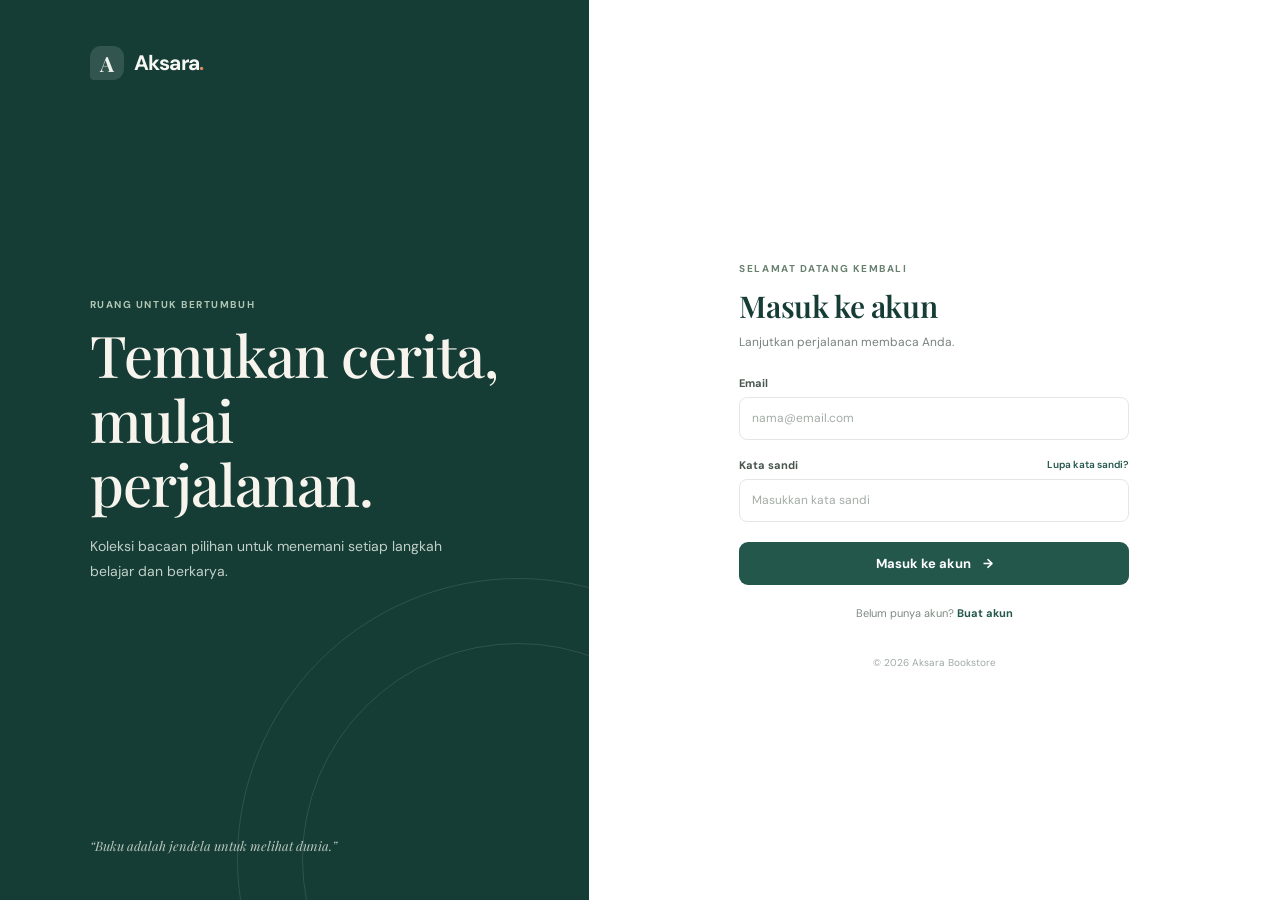
<file: tugas-uts-web1/index.html>
<!DOCTYPE html>
<html lang="id">
<head>
    <meta charset="UTF-8">
    <meta name="viewport" content="width=device-width, initial-scale=1">
    <meta name="theme-color" content="#153c35">
    <title>Masuk | Aksara</title>
    <link rel="stylesheet" href="css/style.css">
</head>
<body class="login-page">
    <main class="login-layout">
        <section class="login-intro">
            <a class="brand brand-light" href="index.html"><span class="brand-mark">A</span><span>Aksara<span class="brand-dot">.</span></span></a>
            <div class="intro-copy">
                <span class="eyebrow">RUANG UNTUK BERTUMBUH</span>
                <h1>Temukan cerita,<br>mulai perjalanan.</h1>
                <p>Koleksi bacaan pilihan untuk menemani setiap langkah belajar dan berkarya.</p>
            </div>
            <div class="intro-note">“Buku adalah jendela untuk melihat dunia.”</div>
        </section>

        <section class="login-panel">
            <div class="mobile-brand"><a class="brand" href="index.html"><span class="brand-mark">A</span><span>Aksara<span class="brand-dot">.</span></span></a></div>
            <div class="login-card">
                <span class="eyebrow">SELAMAT DATANG KEMBALI</span>
                <h2>Masuk ke akun</h2>
                <p class="muted">Lanjutkan perjalanan membaca Anda.</p>
                <form onsubmit="handleLogin(event)" class="form-stack">
                    <div class="form-group">
                        <label for="email">Email</label>
                        <input type="email" id="email" autocomplete="username" required placeholder="nama@email.com">
                    </div>
                    <div class="form-group">
                        <div class="label-row"><label for="password">Kata sandi</label><a href="#" onclick="openModal('modal-lupa'); return false;">Lupa kata sandi?</a></div>
                        <input type="password" id="password" autocomplete="current-password" required placeholder="Masukkan kata sandi">
                    </div>
                    <p id="login-message" class="form-message" role="status"></p>
                    <button type="submit" class="btn btn-block">Masuk ke akun <span aria-hidden="true">→</span></button>
                </form>
                <p class="signup-prompt">Belum punya akun? <a href="#" onclick="openModal('modal-daftar'); return false;">Buat akun</a></p>
            </div>
            <p class="copyright">© 2026 Aksara Bookstore</p>
        </section>
    </main>

    <div id="modal-lupa" class="modal" role="dialog" aria-modal="true" aria-labelledby="reset-title">
        <div class="modal-content">
            <button type="button" class="close-btn" aria-label="Tutup" onclick="closeModal('modal-lupa')">&times;</button>
            <span class="eyebrow">BANTUAN AKUN</span>
            <h3 id="reset-title">Lupa kata sandi?</h3>
            <p class="muted modal-lead">Masukkan email akun Anda untuk memeriksa informasi pemulihan.</p>
            <form onsubmit="handlePasswordReset(event)" class="form-stack">
                <div class="form-group"><label for="reset-email">Email</label><input id="reset-email" type="email" required placeholder="nama@email.com"></div>
                <p id="reset-message" class="form-message" role="status"></p>
                <button class="btn" type="submit">Periksa email</button>
            </form>
        </div>
    </div>

    <div id="modal-daftar" class="modal" role="dialog" aria-modal="true" aria-labelledby="register-title">
        <div class="modal-content">
            <button type="button" class="close-btn" aria-label="Tutup" onclick="closeModal('modal-daftar')">&times;</button>
            <span class="eyebrow">MULAI MEMBACA</span>
            <h3 id="register-title">Buat akun baru</h3>
            <form id="register-form" onsubmit="handleRegister(event)" class="form-stack modal-form">
                <div class="form-group"><label for="register-name">Nama lengkap</label><input id="register-name" type="text" required autocomplete="name" placeholder="Nama Anda"></div>
                <div class="form-group"><label for="register-email">Email</label><input id="register-email" type="email" required autocomplete="email" placeholder="nama@email.com"></div>
                <div class="form-group"><label for="register-password">Kata sandi</label><input id="register-password" type="password" required minlength="6" autocomplete="new-password" placeholder="Minimal 6 karakter"></div>
                <p id="register-message" class="form-message" role="status"></p>
                <button class="btn" type="submit">Daftar sekarang</button>
            </form>
        </div>
    </div>

    <script src="js/data.js"></script>
    <script src="js/script.js"></script>
</body>
</html>
</file>
<file: tugas-uts-web1/css/style.css>
@import url("https://fonts.googleapis.com/css2?family=DM+Sans:wght@400;500;600;700&family=Playfair+Display:wght@500;600;700&display=swap");

:root {
    font-family: "DM Sans", "Segoe UI", sans-serif;
    color: #23332f;
    background: #f7f8f5;
    font-synthesis: none;
    text-rendering: optimizeLegibility;
    --green: #24574b;
    --green-dark: #153c35;
    --green-soft: #eaf1ec;
    --ink: #23332f;
    --muted: #78827d;
    --line: #e7ebe6;
    --paper: #fff;
    --peach: #f7e6d9;
    --shadow: 0 18px 50px rgba(29, 55, 45, 0.07);
}

* { box-sizing: border-box; }

body {
    min-width: 320px;
    min-height: 100vh;
    margin: 0;
    background: #f7f8f5;
    color: var(--ink);
}

button, input, select, textarea { font: inherit; }
button, a { -webkit-tap-highlight-color: transparent; }
a { color: var(--green); text-decoration: none; }
a:hover { color: #163d34; }
button { cursor: pointer; }

.site-header {
    position: sticky;
    z-index: 5;
    top: 0;
    display: flex;
    height: 76px;
    align-items: center;
    justify-content: space-between;
    gap: 30px;
    padding: 0 max(calc((100vw - 1180px) / 2), 5.5vw);
    border-bottom: 1px solid rgba(226, 232, 226, .8);
    background: rgba(255, 255, 255, .94);
    backdrop-filter: blur(12px);
}

.brand {
    display: inline-flex;
    flex-shrink: 0;
    align-items: center;
    gap: 10px;
    color: var(--green-dark);
    font-size: 21px;
    font-weight: 700;
    letter-spacing: -.7px;
}

.brand:hover { color: var(--green-dark); }
.brand-mark {
    display: grid;
    width: 34px;
    height: 34px;
    place-items: center;
    border-radius: 11px 11px 11px 4px;
    background: #e7eee8;
    color: var(--green);
    font-family: "Playfair Display", Georgia, serif;
    font-size: 21px;
    font-weight: 700;
}
.brand-dot { color: #d78c63; }

.main-nav { display: flex; height: 100%; align-items: center; gap: 34px; }
.main-nav a {
    position: relative;
    display: grid;
    height: 100%;
    align-items: center;
    color: #747f79;
    font-size: 13px;
    font-weight: 600;
    transition: color .2s ease;
}
.main-nav a:hover, .main-nav a.active { color: var(--green-dark); }
.main-nav a.active::after {
    position: absolute;
    right: 0;
    bottom: 0;
    left: 0;
    height: 2px;
    background: #5e8a70;
    content: "";
}

.nav-logout {
    padding: 9px 13px;
    border: 1px solid var(--line);
    border-radius: 9px;
    background: #fff;
    color: #5e6a64;
    font-size: 12px;
    font-weight: 600;
}
.nav-logout:hover { border-color: #b7c8bb; color: var(--green-dark); }

.page-shell { width: min(1120px, calc(100% - 48px)); margin: 40px auto 0; }
.narrow-shell { width: min(920px, calc(100% - 48px)); }

.welcome-banner {
    position: relative;
    display: flex;
    min-height: 290px;
    align-items: center;
    justify-content: space-between;
    overflow: hidden;
    padding: 46px 62px;
    border-radius: 19px;
    background: #e9f0e9;
}
.welcome-banner::before {
    position: absolute;
    top: -150px;
    right: 90px;
    width: 390px;
    height: 390px;
    border: 1px solid rgba(79, 118, 91, .11);
    border-radius: 50%;
    content: "";
}
.welcome-banner::after {
    position: absolute;
    top: -95px;
    right: 145px;
    width: 280px;
    height: 280px;
    border: 1px solid rgba(79, 118, 91, .12);
    border-radius: 50%;
    content: "";
}
.welcome-banner > div:first-child { position: relative; z-index: 1; max-width: 570px; }
.eyebrow {
    display: block;
    margin-bottom: 11px;
    color: #68816f;
    font-size: 10px;
    font-weight: 700;
    letter-spacing: 1.55px;
}
.welcome-banner h1, .page-heading h1 {
    margin: 0;
    color: var(--green-dark);
    font-family: "Playfair Display", Georgia, serif;
    font-size: clamp(32px, 4vw, 45px);
    font-weight: 600;
    letter-spacing: -.9px;
    line-height: 1.16;
}
.welcome-banner p { margin: 12px 0 22px; color: #697871; font-size: 14px; }
.banner-art { position: relative; z-index: 1; width: 260px; height: 190px; flex-shrink: 0; }
.book-shape { position: absolute; bottom: 11px; display: block; width: 113px; height: 148px; border-radius: 6px 12px 12px 5px; box-shadow: 13px 15px 25px rgba(42, 69, 53, .16); }
.book-shape-back { right: 102px; transform: rotate(-12deg); background: #c78663; }
.book-shape-front { right: 38px; width: 120px; height: 166px; transform: rotate(9deg); background: #537662; }
.book-shape-front::before, .book-shape-back::before { position: absolute; top: 17px; bottom: 17px; left: 13px; width: 2px; background: rgba(255, 255, 255, .35); content: ""; }
.book-shape-front::after { position: absolute; top: 60px; right: 17px; left: 28px; height: 36px; border-top: 1px solid rgba(255, 255, 255, .65); border-bottom: 1px solid rgba(255, 255, 255, .65); content: ""; }
.art-sparkle { position: absolute; top: 12px; right: 24px; color: #c78663; font-size: 30px; }

.btn {
    display: inline-flex;
    min-height: 43px;
    align-items: center;
    justify-content: center;
    gap: 12px;
    padding: 0 18px;
    border: 0;
    border-radius: 9px;
    background: var(--green);
    color: white;
    font-size: 13px;
    font-weight: 700;
    transition: background .2s ease, transform .2s ease, box-shadow .2s ease;
}
.btn:hover { transform: translateY(-1px); background: var(--green-dark); box-shadow: 0 7px 16px rgba(36, 87, 75, .16); color: #fff; }
.btn-light { background: #fff; color: var(--green-dark); }
.btn-light:hover { background: #f7faf6; color: var(--green-dark); }
.btn-block { width: 100%; }

.summary-grid { display: grid; grid-template-columns: repeat(3, 1fr); gap: 17px; margin-top: 22px; }
.summary-card {
    display: flex;
    min-height: 100px;
    align-items: center;
    gap: 15px;
    padding: 19px 22px;
    border: 1px solid #edf0ec;
    border-radius: 13px;
    background: var(--paper);
}
.summary-card > div { display: grid; gap: 5px; }
.summary-icon, .service-icon {
    display: grid;
    width: 43px;
    height: 43px;
    flex-shrink: 0;
    place-items: center;
    border-radius: 12px;
    background: #eaf1ec;
    color: #4a755c;
    font-size: 20px;
}
.summary-icon-warm, .icon-peach { background: #fbefe6; color: #ba7954; }
.summary-icon-soft, .icon-blue { background: #edf0f5; color: #6a7e9e; }
.summary-label { color: var(--muted); font-size: 11px; }
.summary-card strong { color: var(--green-dark); font-size: 20px; font-weight: 700; }

.section-block { margin-top: 43px; }
.section-heading { display: flex; align-items: end; justify-content: space-between; gap: 20px; margin-bottom: 17px; }
.section-heading .eyebrow { margin-bottom: 6px; }
.section-heading h2, .catalog-caption h2 { margin: 0; color: var(--ink); font-family: "Playfair Display", Georgia, serif; font-size: 24px; font-weight: 600; }
.menu-grid { display: grid; grid-template-columns: repeat(3, 1fr); gap: 17px; }
.service-card {
    position: relative;
    min-height: 174px;
    padding: 20px;
    border: 1px solid #edf0ec;
    border-radius: 13px;
    background: #fff;
    transition: transform .2s ease, box-shadow .2s ease, border-color .2s ease;
}
.service-card:hover { transform: translateY(-3px); border-color: #dce7dc; box-shadow: var(--shadow); color: var(--ink); }
.service-icon { width: 39px; height: 39px; font-size: 18px; }
.service-arrow { position: absolute; top: 23px; right: 22px; color: #99a59d; }
.service-card h3 { margin: 18px 0 5px; color: var(--ink); font-size: 15px; }
.service-card p { margin: 0; color: var(--muted); font-size: 12px; line-height: 1.6; }
.history-section { margin-top: 43px; }
.text-link { font-size: 12px; font-weight: 700; }
.text-link span { padding-left: 4px; }

.table-wrap { overflow-x: auto; border: 1px solid #edf0ec; border-radius: 12px; background: white; }
table { width: 100%; border-collapse: collapse; text-align: left; }
th { padding: 14px 18px; background: #f7f9f6; color: #78827d; font-size: 10px; font-weight: 700; letter-spacing: .45px; text-transform: uppercase; white-space: nowrap; }
td { padding: 15px 18px; border-top: 1px solid #eff1ee; color: #46534d; font-size: 12px; }
td strong { color: var(--ink); font-size: 12px; font-weight: 600; }
.table-subtitle { display: block; margin-top: 4px; color: #9aa39d; font-size: 10px; }
.table-number { color: #97a39a; font-size: 11px; }
.stock-badge, .status-badge { display: inline-flex; align-items: center; padding: 6px 9px; border-radius: 99px; background: #edf4ee; color: #497451; font-size: 10px; font-weight: 700; white-space: nowrap; }
.stock-low { background: #fff2e8; color: #b86f3e; }
.status-badge { padding: 7px 11px; background: #edf4ee; }
.empty-table { padding: 28px; color: var(--muted); text-align: center; }
.site-footer { display: flex; justify-content: space-between; gap: 14px; padding: 28px 0 23px; color: #909b94; font-size: 11px; }
.site-footer > span:first-child { color: var(--green); font-size: 13px; font-weight: 700; }

.page-heading { margin: 12px 0 26px; }
.page-heading .eyebrow { margin-top: 20px; }
.page-heading h1 { font-size: clamp(32px, 4vw, 40px); }
.page-heading p { margin: 10px 0 0; color: var(--muted); font-size: 13px; }
.page-heading-row { display: flex; align-items: end; justify-content: space-between; gap: 24px; }
.page-heading-row .btn { margin-bottom: 3px; }
.back-link { display: inline-block; color: #7b8980; font-size: 11px; font-weight: 600; }
.back-link:hover { color: var(--green); }
.catalog-card { overflow: hidden; border: 1px solid #edf0ec; border-radius: 14px; background: white; box-shadow: 0 6px 20px rgba(30, 55, 44, .025); }
.catalog-caption { display: flex; align-items: center; justify-content: space-between; gap: 14px; padding: 21px 22px; }
.catalog-caption h2 { font-size: 17px; }
.catalog-caption p { margin: 5px 0 0; color: var(--muted); font-size: 11px; }
.catalog-card .table-wrap { border: 0; border-top: 1px solid #edf0ec; border-radius: 0; }
.catalog-card table { min-width: 690px; }
.book-cell { display: flex; min-width: 245px; align-items: center; gap: 13px; }
.book-cover { display: block; width: 48px; height: 66px; flex-shrink: 0; border: 1px solid #edf0ec; border-radius: 5px; background: #f7f8f5; object-fit: cover; box-shadow: 0 3px 8px rgba(30, 55, 44, .1); }

.order-layout { display: grid; grid-template-columns: 1.05fr .95fr; align-items: start; gap: 18px; }
.form-card { padding: 24px; border: 1px solid #edf0ec; border-radius: 14px; background: white; box-shadow: 0 6px 20px rgba(30, 55, 44, .025); }
.form-card-heading { display: flex; align-items: flex-start; gap: 13px; margin-bottom: 23px; }
.step-number { display: grid; width: 32px; height: 32px; flex-shrink: 0; place-items: center; border-radius: 10px; background: #edf3ee; color: var(--green); font-size: 11px; font-weight: 700; }
.form-card-heading h2 { margin: 2px 0 4px; font-size: 15px; }
.form-card-heading p { margin: 0; color: var(--muted); font-size: 11px; }
.form-group { margin-bottom: 16px; }
.form-group label, .tracking-search > label { display: block; margin-bottom: 7px; color: #47554d; font-size: 11px; font-weight: 700; }
.form-group input, .form-group select, .form-group textarea, .search-row input {
    width: 100%;
    min-height: 43px;
    padding: 10px 12px;
    border: 1px solid #e3e8e2;
    border-radius: 8px;
    outline: none;
    background: #fff;
    color: #34443b;
    font-size: 12px;
    transition: border-color .15s ease, box-shadow .15s ease;
}
.form-group textarea { min-height: 82px; resize: vertical; }
.form-group input:focus, .form-group select:focus, .form-group textarea:focus, .search-row input:focus { border-color: #8cae95; box-shadow: 0 0 0 3px rgba(91, 135, 101, .1); }
input::placeholder, textarea::placeholder { color: #a3aca6; }
.total-box { display: flex; align-items: center; justify-content: space-between; gap: 16px; margin: 7px 0 17px; padding: 16px; border: 1px solid #e8eee8; border-radius: 10px; background: #f7faf7; }
.total-box span { color: #78827d; font-size: 11px; }
.total-box strong { color: var(--green-dark); font-size: 17px; }
.secure-note { margin: 12px 0 0; color: #97a19a; font-size: 10px; line-height: 1.6; text-align: center; }
.form-message { min-height: 0; margin: 0; color: #b85e4b; font-size: 11px; line-height: 1.5; }
.form-message:not(:empty) { margin: 0 0 10px; }

.tracking-search { padding: 22px; border: 1px solid #edf0ec; border-radius: 13px; background: #fff; box-shadow: 0 6px 20px rgba(30, 55, 44, .025); }
.search-row { display: flex; gap: 10px; }
.search-row input { flex: 1; }
.tracking-result { margin-top: 20px; }
.empty-state { padding: 22px; border: 1px dashed #dfe6df; border-radius: 12px; background: #fff; color: #7d8981; font-size: 12px; text-align: center; }
.tracking-card { padding: 23px; border: 1px solid #edf0ec; border-radius: 13px; background: #fff; }
.tracking-heading { display: flex; align-items: center; justify-content: space-between; gap: 16px; }
.tracking-heading .eyebrow { margin: 0 0 4px; font-size: 9px; }
.tracking-heading h3 { margin: 0; color: var(--green-dark); font-family: "Playfair Display", Georgia, serif; font-size: 23px; }
.progress-container { height: 5px; overflow: hidden; margin: 20px 0; border-radius: 10px; background: #ecf0ec; }
.progress-bar { height: 100%; border-radius: inherit; background: linear-gradient(90deg, #5c8969, #9fb99f); transition: width .3s ease; }
.tracking-details { display: grid; grid-template-columns: repeat(3, 1fr); gap: 15px; padding: 17px 0; border-top: 1px solid #eff1ee; border-bottom: 1px solid #eff1ee; }
.tracking-details div { display: grid; gap: 5px; }
.tracking-details span { color: #929d95; font-size: 10px; }
.tracking-details strong { color: #45554c; font-size: 11px; }
.timeline-title { margin: 20px 0 15px; font-size: 13px; }
.timeline { margin: 0; padding: 0; list-style: none; }
.timeline li { position: relative; display: flex; gap: 12px; padding-bottom: 20px; }
.timeline li:not(:last-child)::before { position: absolute; top: 12px; bottom: 0; left: 4px; width: 1px; background: #e4ebe4; content: ""; }
.timeline-dot { z-index: 1; width: 9px; height: 9px; flex-shrink: 0; margin-top: 3px; border: 2px solid #6c9775; border-radius: 50%; background: #fff; }
.timeline li div { display: grid; gap: 5px; }
.timeline li strong { color: #4d5b53; font-size: 11px; font-weight: 500; line-height: 1.5; }
.timeline time { color: #9aa39d; font-size: 10px; }

.login-page { background: #fff; }
.login-layout { display: grid; min-height: 100vh; grid-template-columns: minmax(320px, .92fr) 1.08fr; }
.login-intro { position: relative; display: flex; min-height: 100vh; flex-direction: column; justify-content: space-between; overflow: hidden; padding: 46px clamp(35px, 7vw, 105px); background: var(--green-dark); color: white; }
.login-intro::before { position: absolute; right: -210px; bottom: -240px; width: 560px; height: 560px; border: 1px solid rgba(234, 241, 236, .12); border-radius: 50%; content: ""; }
.login-intro::after { position: absolute; right: -145px; bottom: -175px; width: 430px; height: 430px; border: 1px solid rgba(234, 241, 236, .12); border-radius: 50%; content: ""; }
.brand-light { position: relative; z-index: 1; color: #f6f7f3; }
.brand-light:hover { color: #fff; }
.brand-light .brand-mark { background: rgba(255, 255, 255, .13); color: #edf3ed; }
.intro-copy { position: relative; z-index: 1; max-width: 440px; margin-top: -35px; }
.intro-copy .eyebrow { color: #b1c6b5; }
.intro-copy h1 { margin: 0; color: #f6f4ec; font-family: "Playfair Display", Georgia, serif; font-size: clamp(38px, 4.5vw, 58px); font-weight: 500; letter-spacing: -1px; line-height: 1.12; }
.intro-copy p { max-width: 365px; margin: 18px 0 0; color: #c1d0c6; font-size: 14px; line-height: 1.8; }
.intro-note { position: relative; z-index: 1; color: #b8c8bc; font-family: "Playfair Display", Georgia, serif; font-size: 13px; font-style: italic; }
.login-panel { display: flex; flex-direction: column; align-items: center; justify-content: center; padding: 50px 35px 20px; }
.login-card { width: min(390px, 100%); }
.login-card h2, .modal-content h3 { margin: 0; color: var(--green-dark); font-family: "Playfair Display", Georgia, serif; font-size: 30px; font-weight: 600; letter-spacing: -.4px; }
.muted { color: var(--muted); }
.login-card > .muted { margin: 8px 0 26px; font-size: 12px; }
.form-stack { display: grid; gap: 2px; }
.label-row { display: flex; justify-content: space-between; gap: 12px; }
.label-row a { font-size: 10px; font-weight: 600; }
.signup-prompt { margin: 21px 0 0; color: #7e8982; font-size: 11px; text-align: center; }
.signup-prompt a { font-weight: 700; }
.demo-hint { display: grid; gap: 5px; margin-top: 27px; padding: 13px 15px; border: 1px solid #edf0ec; border-radius: 9px; background: #fafbf9; color: #8a958d; font-size: 10px; }
.demo-hint strong { color: #63736a; font-size: 10px; }
.copyright { margin: 36px 0 0; color: #a0aaa3; font-size: 10px; }
.mobile-brand { display: none; }

.modal { position: fixed; z-index: 10; inset: 0; display: none; align-items: center; justify-content: center; overflow-y: auto; padding: 22px; background: rgba(19, 39, 32, .48); backdrop-filter: blur(3px); }
.modal.is-open { display: flex; }
.modal-content { position: relative; width: min(420px, 100%); max-height: calc(100vh - 44px); overflow-y: auto; padding: 29px; border: 1px solid rgba(255, 255, 255, .6); border-radius: 15px; background: white; box-shadow: 0 22px 65px rgba(18, 38, 31, .2); }
.modal-content h3 { margin-bottom: 16px; font-size: 25px; }
.modal-content .eyebrow { margin-bottom: 7px; }
.modal-lead { margin: -7px 0 20px; font-size: 12px; line-height: 1.6; }
.modal-wide { width: min(520px, 100%); }
.modal-form { margin-top: 19px; }
.close-btn { position: absolute; top: 14px; right: 16px; display: grid; width: 30px; height: 30px; place-items: center; border: 0; border-radius: 50%; background: #f4f6f3; color: #718077; font-size: 21px; line-height: 1; }
.close-btn:hover { background: #eaf1ec; }
.form-row { display: grid; grid-template-columns: 1fr 1fr; gap: 12px; }

@media (max-width: 800px) {
    .site-header { height: auto; min-height: 70px; flex-wrap: wrap; gap: 0 18px; padding: 14px 24px 0; }
    .site-header .brand { margin: 0 auto 13px 0; }
    .nav-logout { margin-bottom: 13px; }
    .main-nav { order: 3; width: 100%; height: 42px; justify-content: space-between; gap: 14px; overflow-x: auto; }
    .main-nav a { flex-shrink: 0; font-size: 11px; }
    .page-shell { margin-top: 27px; }
    .welcome-banner { min-height: 260px; padding: 36px; }
    .banner-art { transform: scale(.78); transform-origin: center right; margin-left: -35px; }
    .order-layout { grid-template-columns: 1fr; }
    .summary-card { padding: 16px; }
}

@media (max-width: 600px) {
    .page-shell, .narrow-shell { width: min(100% - 30px, 500px); margin-top: 22px; }
    .site-header { padding-right: 15px; padding-left: 15px; }
    .brand { font-size: 19px; }
    .main-nav { gap: 18px; }
    .welcome-banner { min-height: 260px; padding: 28px 23px; }
    .welcome-banner h1 { max-width: 300px; font-size: 34px; }
    .welcome-banner p { max-width: 280px; font-size: 12px; line-height: 1.6; }
    .banner-art { position: absolute; right: -74px; bottom: -31px; opacity: .27; transform: scale(.72); }
    .welcome-banner > div:first-child { max-width: 100%; }
    .summary-grid { grid-template-columns: 1fr; gap: 10px; margin-top: 14px; }
    .summary-card { min-height: 76px; }
    .section-block, .history-section { margin-top: 31px; }
    .menu-grid { grid-template-columns: 1fr; gap: 10px; }
    .service-card { min-height: auto; padding: 17px; }
    .service-card h3 { margin-top: 13px; }
    .section-heading h2 { font-size: 21px; }
    .section-heading { align-items: center; }
    .site-footer { flex-direction: column; padding-top: 22px; }
    .page-heading-row { align-items: flex-start; flex-direction: column; gap: 14px; }
    .page-heading-row .btn { align-self: flex-start; }
    .page-heading { margin-bottom: 19px; }
    .page-heading h1 { font-size: 34px; }
    .catalog-caption { padding: 17px; }
    .catalog-caption h2 { font-size: 16px; }
    .catalog-caption .text-link { font-size: 10px; white-space: nowrap; }
    .form-card { padding: 19px; }
    .tracking-search { padding: 17px; }
    .search-row { align-items: stretch; flex-direction: column; }
    .search-row .btn { width: 100%; }
    .tracking-card { padding: 17px; }
    .tracking-details { grid-template-columns: repeat(2, 1fr); }
    .tracking-heading h3 { font-size: 20px; }
    .login-layout { display: block; min-height: 100vh; }
    .login-intro { display: none; }
    .login-panel { min-height: 100vh; justify-content: flex-start; padding: 28px 24px 18px; background: #fff; }
    .mobile-brand { display: block; width: min(390px, 100%); margin-bottom: 65px; }
    .login-card { width: min(390px, 100%); }
    .login-card h2 { font-size: 28px; }
    .copyright { margin-top: auto; padding-top: 40px; }
    .form-row { grid-template-columns: 1fr 1fr; gap: 8px; }
}

@media (prefers-reduced-motion: reduce) {
    *, *::before, *::after { scroll-behavior: auto !important; transition-duration: .01ms !important; }
}
</file>
